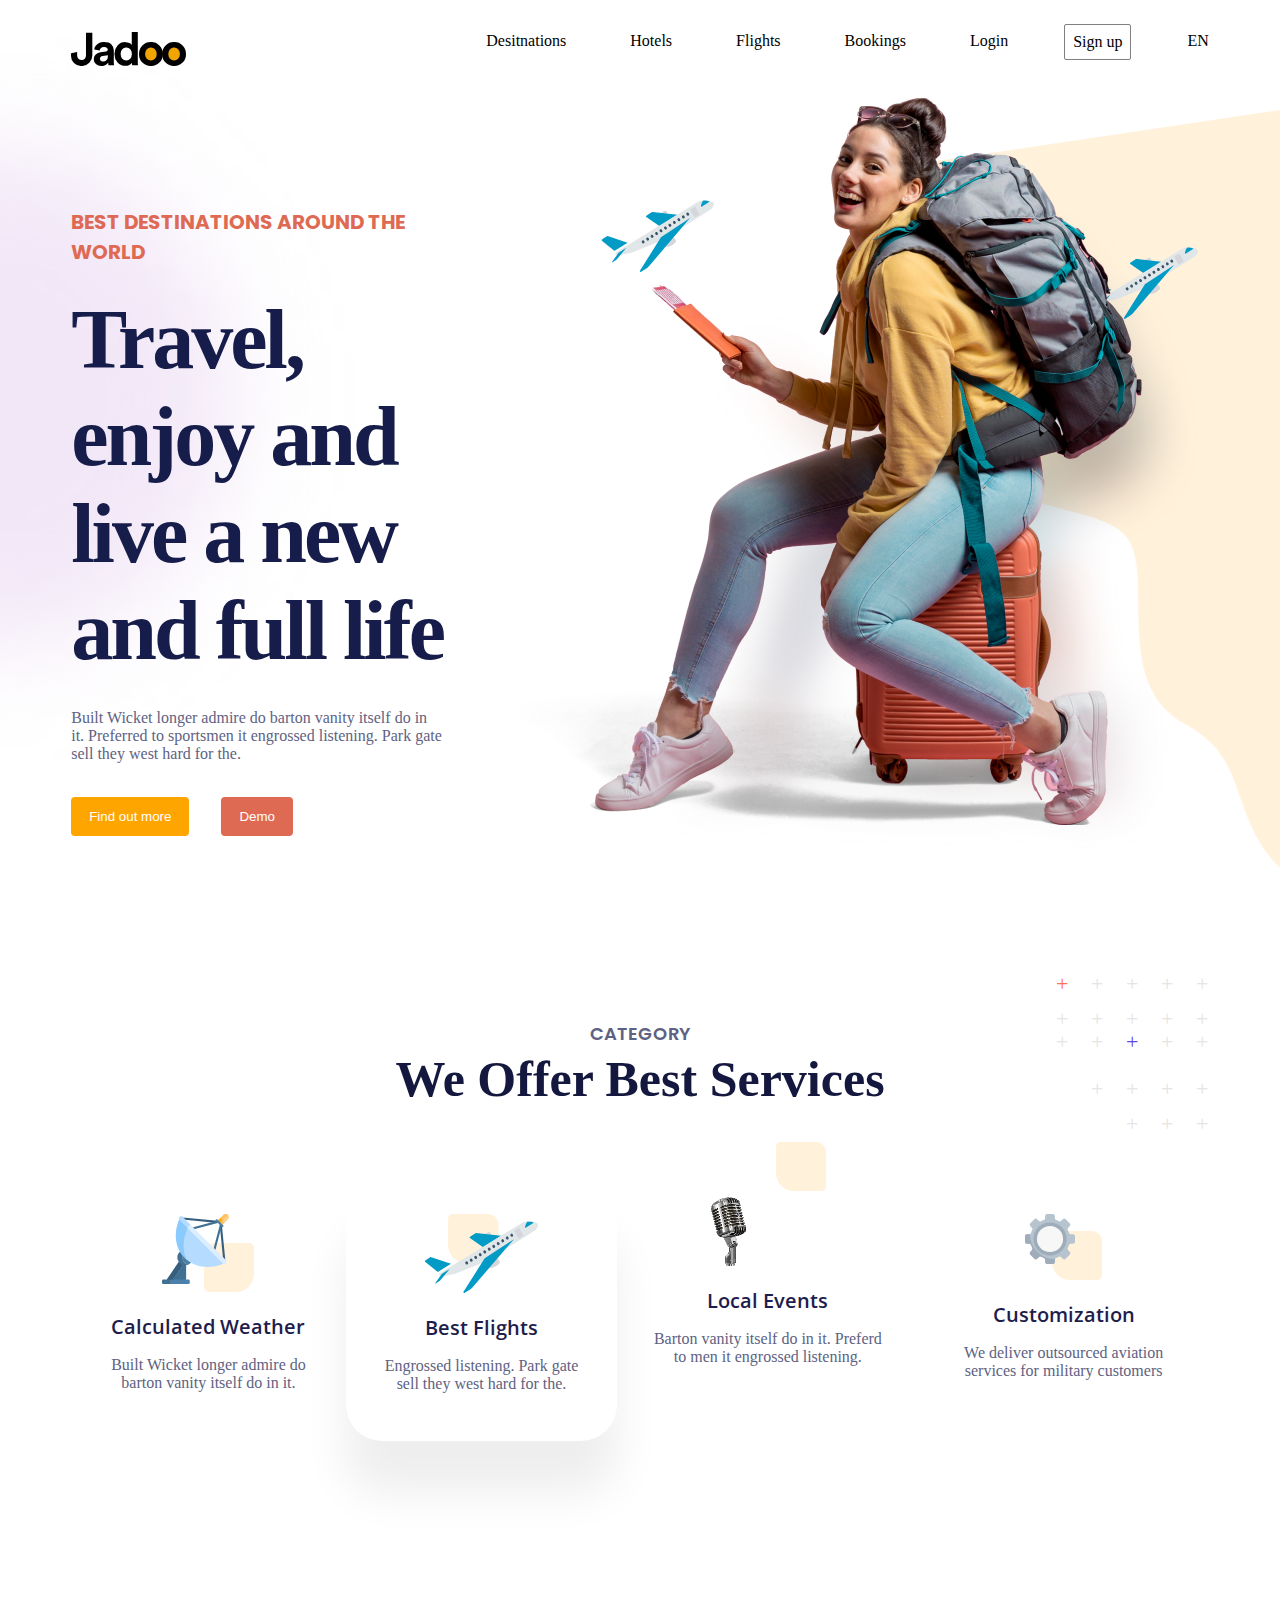
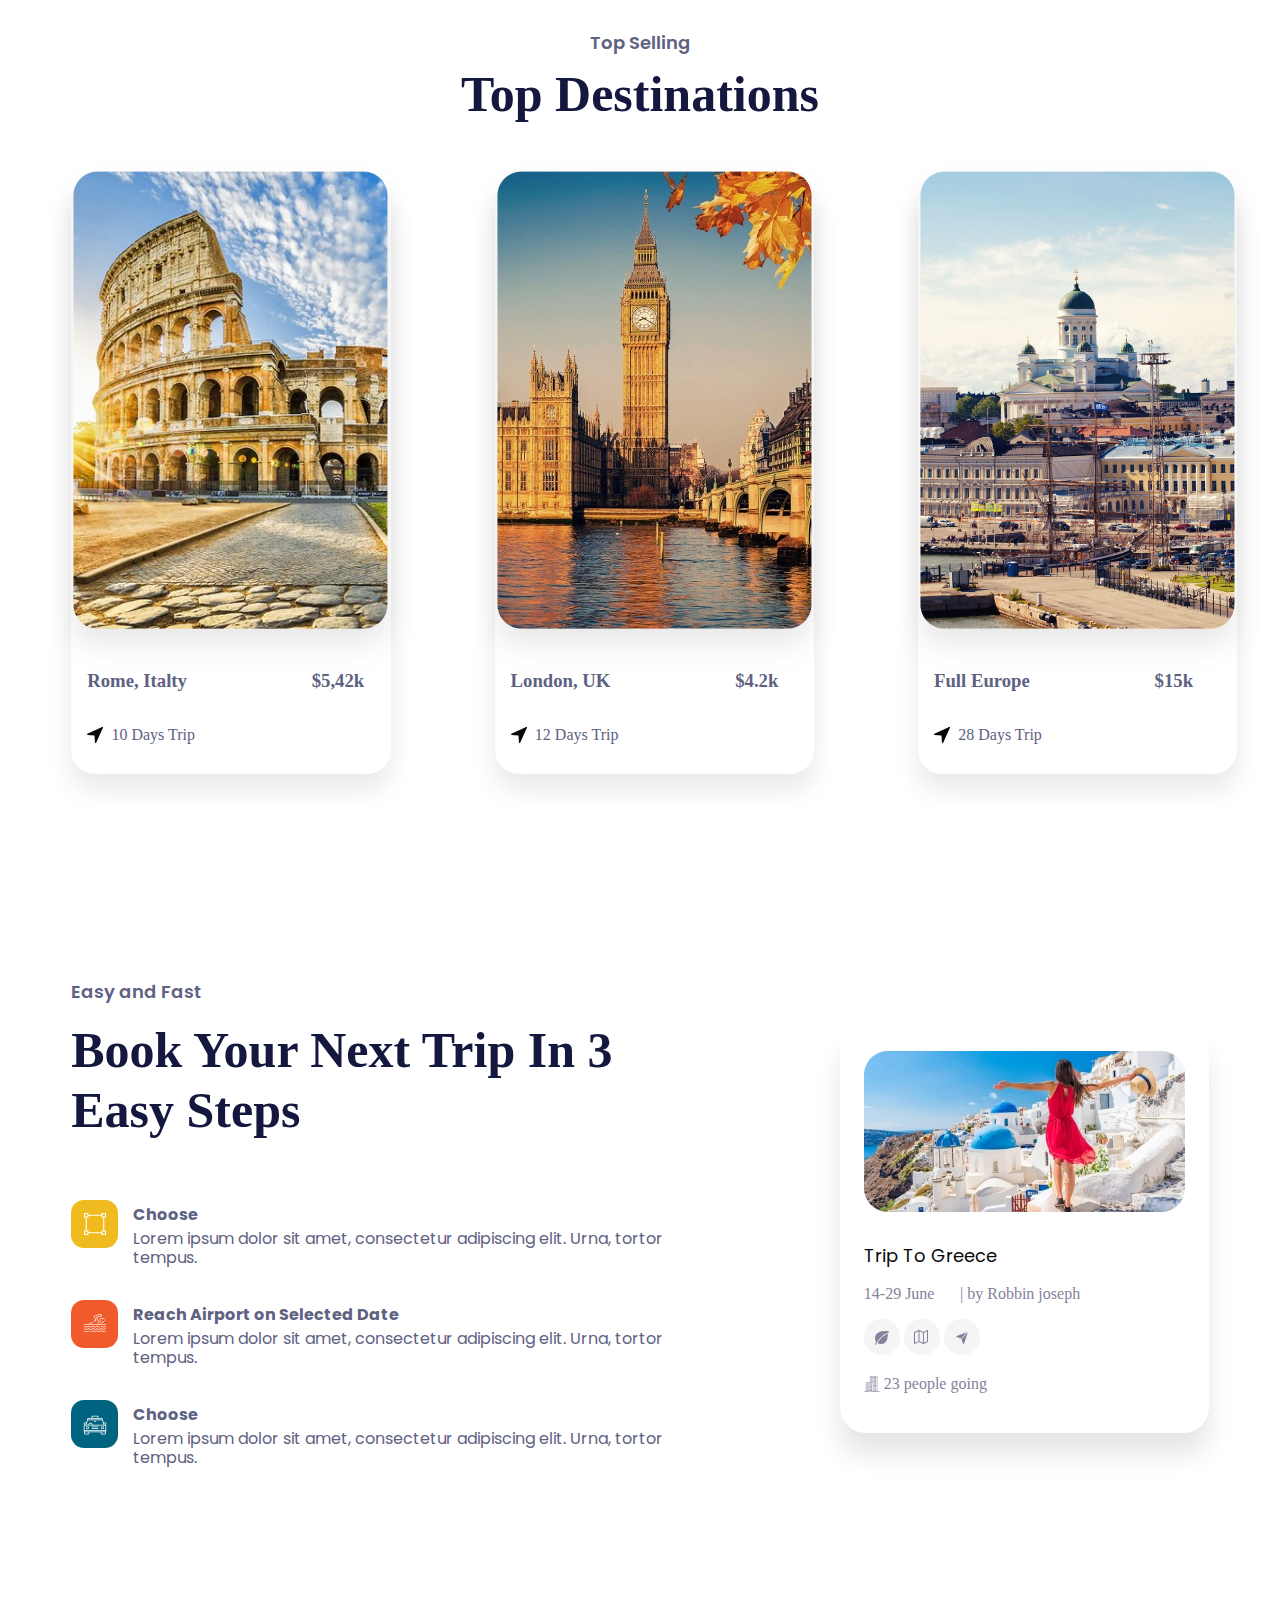
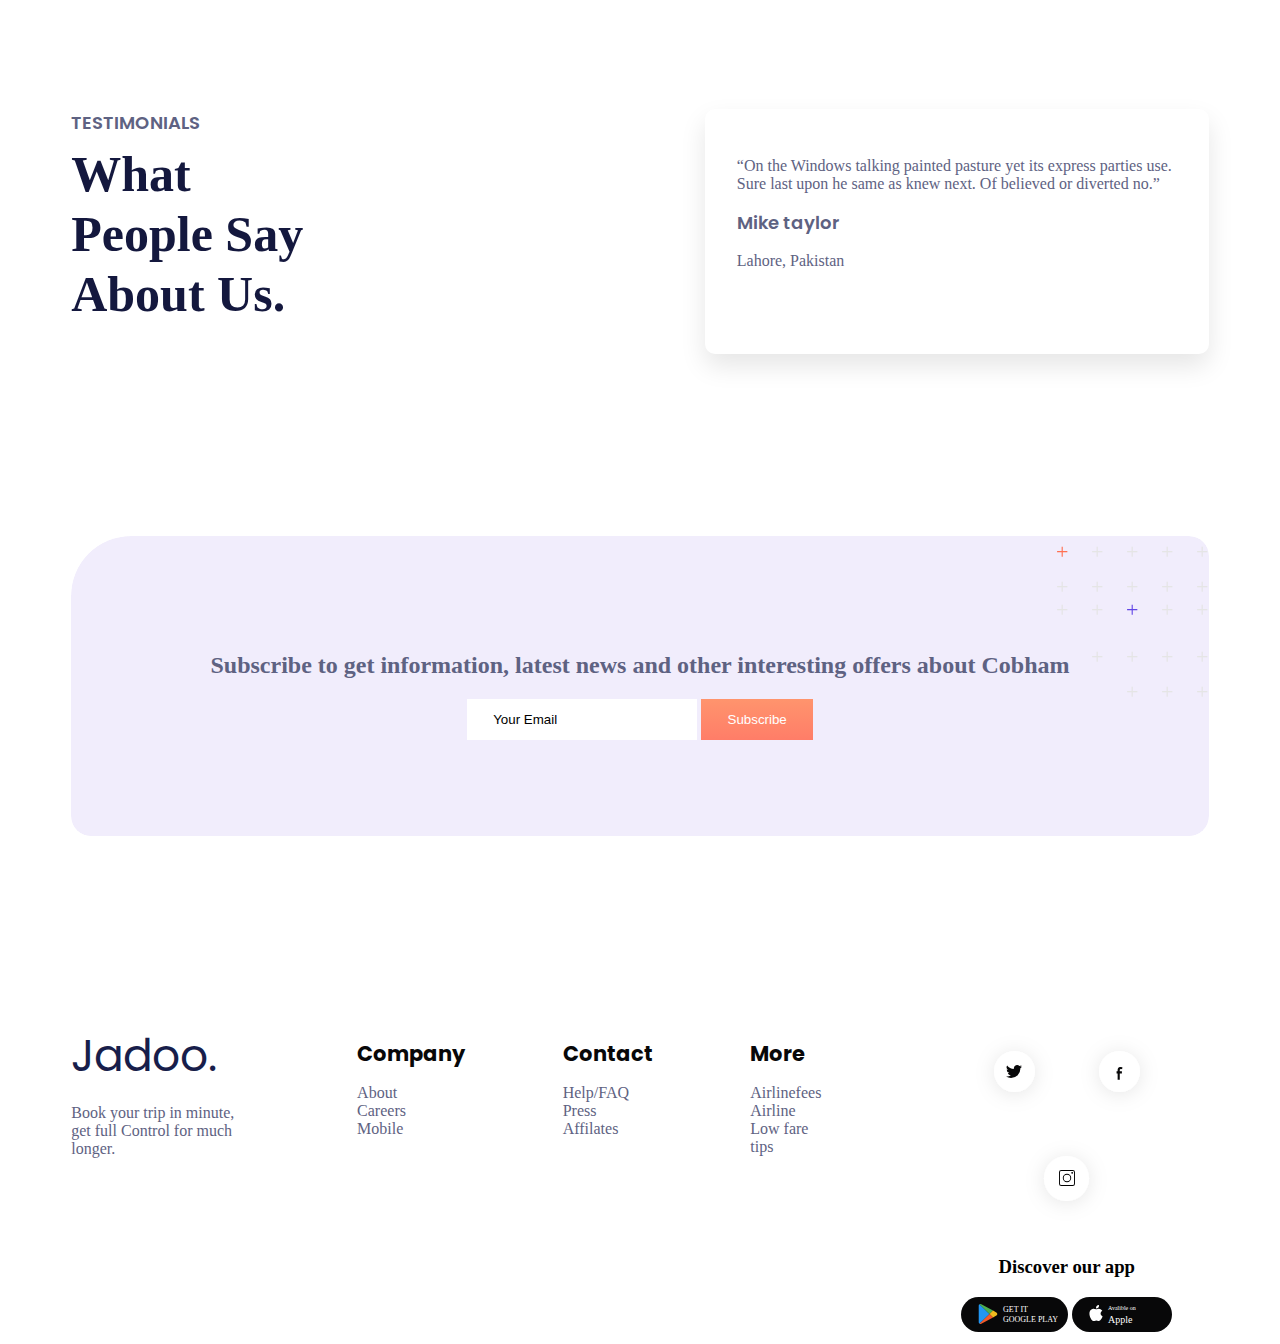
<file: Index.html>
<!DOCTYPE html>
<html lang="en">
  <head>
    <meta charset="UTF-8" />
    <meta http-equiv="X-UA-Compatible" content="IE=edge" />
    <meta name="viewport" content="width=device-width, initial-scale=1.0" />
    <title>JADOO</title>
    <link rel="stylesheet" href="Style.css" />
  </head>
  <body>
    <div class="contanier">
      <header>
        <img src="/Assests/Logo.svg" alt="" />
        <nav class="nav">
          <ul class="nav-list">
            <li><a href="">Desitnations</a></li>
            <li><a href="">Hotels</a></li>
            <li><a href="">Flights</a></li>
            <li><a href="">Bookings</a></li>
            <li><a href="">Login</a></li>
            <li><a href="">Sign up</a></li>
            <li><a href="">EN</a></li>
          </ul>
        </nav>
      </header>
      <div class="main-section">
        <div class="hero-content">
          <h2>BEST DESTINATIONS AROUND THE WORLD</h2>
          <h1>Travel, <span>enjoy</span> and live a new and full life</h1>
          <p>
            Built Wicket longer admire do barton vanity itself do in it.
            Preferred to sportsmen it engrossed listening. Park gate sell they
            west hard for the.
          </p>
          <div class="main-button">
            <div class="find-more"><button>Find out more</button></div>
            <div class="cta"><button>Demo</button></div>
          </div>
        </div>
        <div class="hero-pic">
          <img src="/Assests/hero-pic/Image.png" alt="" />
        </div>
      </div>
      <!-- This is the starting of the second section -->
      <div class="second-section">
        <div class="second-title">
          <h3>CATEGORY</h3>
          <h2>We Offer Best Services</h2>
        </div>
        <div class="cat-cards">
          <div class="cards">
            <img src="/Assests/section2-imgs/Group 48.svg" alt="" />
            <h2>Calculated Weather</h2>
            <p>Built Wicket longer admire do barton vanity itself do in it.</p>
          </div>
          <div class="cards">
            <img src="/Assests/section2-imgs/2.svg" alt="" />
            <h2>Best Flights</h2>
            <p>Engrossed listening. Park gate sell they west hard for the.</p>
          </div>
          <div class="cards">
            <img src="/Assests/section2-imgs/Group 50.png" alt="" />
            <h2>Local Events</h2>
            <p>
              Barton vanity itself do in it. Preferd to men it engrossed
              listening.
            </p>
          </div>
          <div class="cards">
            <img src="/Assests/section2-imgs/4.svg" alt="" />
            <h2>Customization</h2>
            <p>
              We deliver outsourced aviation services for military customers
            </p>
          </div>
        </div>
      </div>

      <div class="third-section">
        <div class="third-title">
          <h3>Top Selling</h3>
          <h2>Top Destinations</h2>
        </div>
        <div class="des-card">
          <div class="des-cards">
            <img
              class="IMG"
              src="/Assests/des-pics/Rectangle 14-1.png"
              alt=""
            />
            <div class="img-content one">
              <h3>Rome, Italty</h3>
              <h3>$5,42k</h3>
            </div>
            <div class="img-content two">
              <img src="/Assests/destination-Vector.svg" alt="" />
              <p>10 Days Trip</p>
            </div>
          </div>
          <div class="des-cards">
            <img
              class="IMG"
              src="/Assests/des-pics/Rectangle 14-2.png"
              alt=""
            />
            <div class="img-content one">
              <h3>London, UK</h3>
              <h3>$4.2k</h3>
            </div>
            <div class="img-content two">
              <img src="/Assests/destination-Vector.svg" alt="" />
              <p>12 Days Trip</p>
            </div>
          </div>
          <div class="des-cards">
            <img class="IMG" src="/Assests/des-pics/Rectangle 14.png" alt="" />
            <div class="img-content one">
              <h3>Full Europe</h3>
              <h3>$15k</h3>
            </div>
            <div class="img-content two">
              <img src="/Assests/destination-Vector.svg" alt="" />
              <p>28 Days Trip</p>
            </div>
          </div>
        </div>
      </div>

      <div class="fourth-section">
        <div class="fourth-content">
          <div class="left-sec">
            <div class="fourth-title">
              <h3>Easy and Fast</h3>
              <h2>Book Your Next Trip In 3 Easy Steps</h2>
            </div>
            <div class="element">
              <div class="split">
                <img src="/Assests/fourth-section/choose.svg" alt="" />
              </div>
              <div>
                <h2>Choose</h2>
                <h2>
                  <span>
                    Lorem ipsum dolor sit amet, consectetur adipiscing elit.
                    Urna, tortor tempus.
                  </span>
                </h2>
              </div>
            </div>
            <div class="element">
              <div class="split">
                <img src="/Assests/fourth-section/makepayment.svg" alt="" />
              </div>
              <div>
                <h2>Reach Airport on Selected Date</h2>
                <h2>
                  <span>
                    Lorem ipsum dolor sit amet, consectetur adipiscing elit.
                    Urna, tortor tempus.
                  </span>
                </h2>
              </div>
            </div>
            <div class="element">
              <div class="split">
                <img src="/Assests/fourth-section/reachairport.svg" alt="" />
              </div>
              <div>
                <h2>Choose</h2>
                <h2>
                  <span>
                    Lorem ipsum dolor sit amet, consectetur adipiscing elit.
                    Urna, tortor tempus.
                  </span>
                </h2>
              </div>
            </div>
          </div>
          <div class="right-sec">
            <div class="right-card">
              <img src="/Assests/fourth-section/Rectangle 17.png" alt="" />
              <h2>Trip To Greece</h2>
              <div class="info">
                <p>14-29 June</p>
                <p>| by Robbin joseph</p>
              </div>
              <div class="card-images">
                <img
                  src="/Assests/fourth-section/right-card/Jadoo Home Page/LEAF.svg"
                  alt=""
                />
                <img
                  src="/Assests/fourth-section/right-card/Jadoo Home Page/map icon.svg"
                  alt=""
                />
                <img
                  src="/Assests/fourth-section/right-card/Jadoo Home Page/send.svg"
                  alt=""
                />
              </div>
              <div class="card-line">
                <img
                  src="/Assests/fourth-section/right-card/Jadoo Home Page/building 1.svg"
                  alt=""
                />
                <p>23 people going</p>
              </div>
            </div>
          </div>
        </div>
      </div>

      <div class="fifth-section">
        <div class="fifth-left-section">
          <h3>TESTIMONIALS</h3>
          <h2>What People Say About Us.</h2>
        </div>
        <div class="fifth-right-section">
          <div class="fifth-right-card">
            <p>
              “On the Windows talking painted pasture yet its express parties
              use. Sure last upon he same as knew next. Of believed or diverted
              no.”
            </p>
            <h3>Mike taylor</h3>
            <p><span>Lahore, Pakistan</span></p>
          </div>
        </div>
      </div>
      <div class="sixth-section">
        <div class="sixth-child">
          <h2>
            Subscribe to get information, latest news and other interesting
            offers about Cobham
          </h2>
          <input type="text" value="Your Email" />
          <button>Subscribe</button>
        </div>
      </div>

      <footer>
        <div class="one">
          <h2>Jadoo.</h2>
          <p>Book your trip in minute,</br> get full Control for much longer.</p>
        </div>
        <div class="two">
          <h2>Company</h2>
          <a href="">About</a>
          <a href="">Careers</a>
          <a href="">Mobile</a>
        </div>
        <div class="three">
          <h2>Contact</h2>
          <a href="">Help/FAQ</a>
          <a href="">Press</a>
          <a href="">Affilates</a>
        </div>
        <div class="Four">
          <h2>More</h2>
          <a href="">Airlinefees</a>
          <a href="">Airline</a>
          <a href="">Low fare tips</a>
        </div>
        <div class="five">
          <div class="face">
            <img class="imgs" src="Assests/social/Social.svg" alt="" />
            <img class="imgs" src="/Assests/social/Social-1.svg" alt="" />
            <img class="imgs" src="/Assests/social/Social-2.svg" alt="" />
          </div>
          <h3>Discover our app</h3>
          <div class="get-it">
            <img src="/Assests/social/Google Play.svg" alt="" />
            <img src="/Assests/social/Play Store.svg" alt="" />
          </div>
        </div>
      </footer>
    </div>
  </body>
</html>
</file>
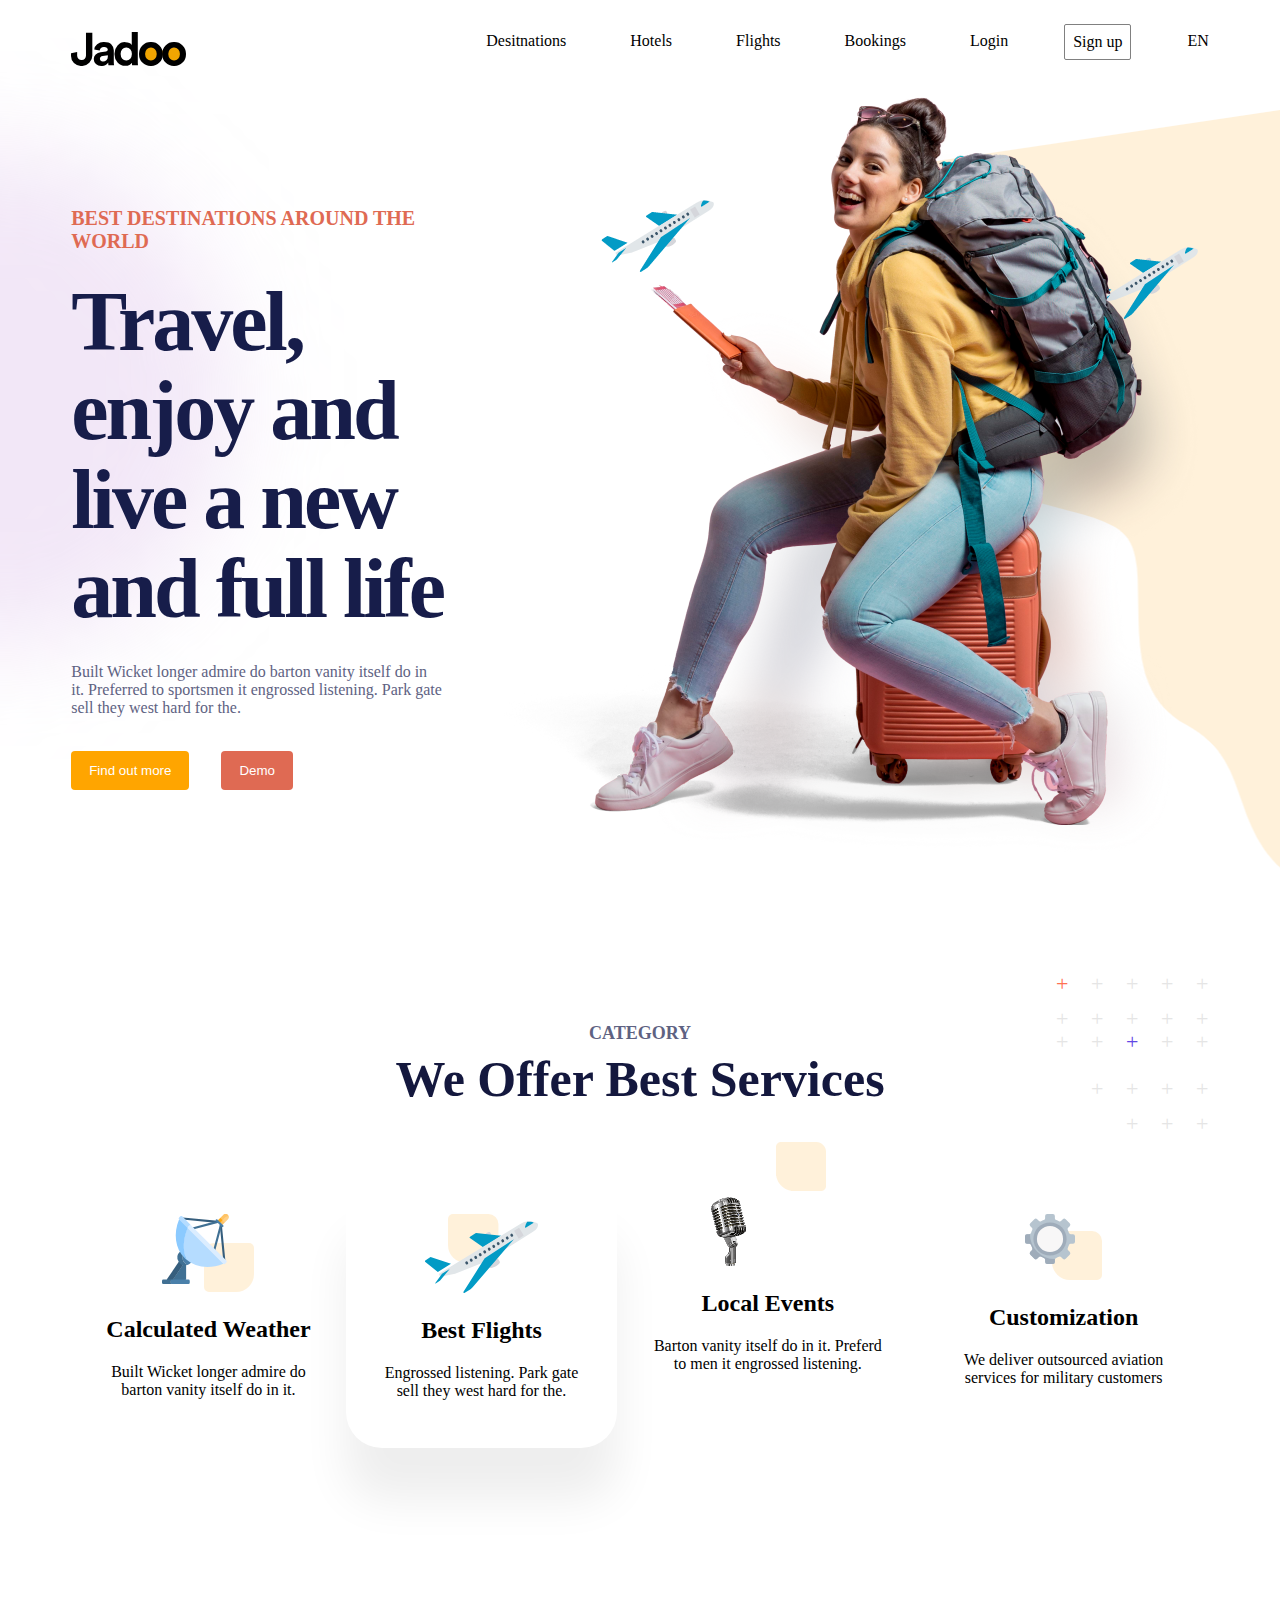
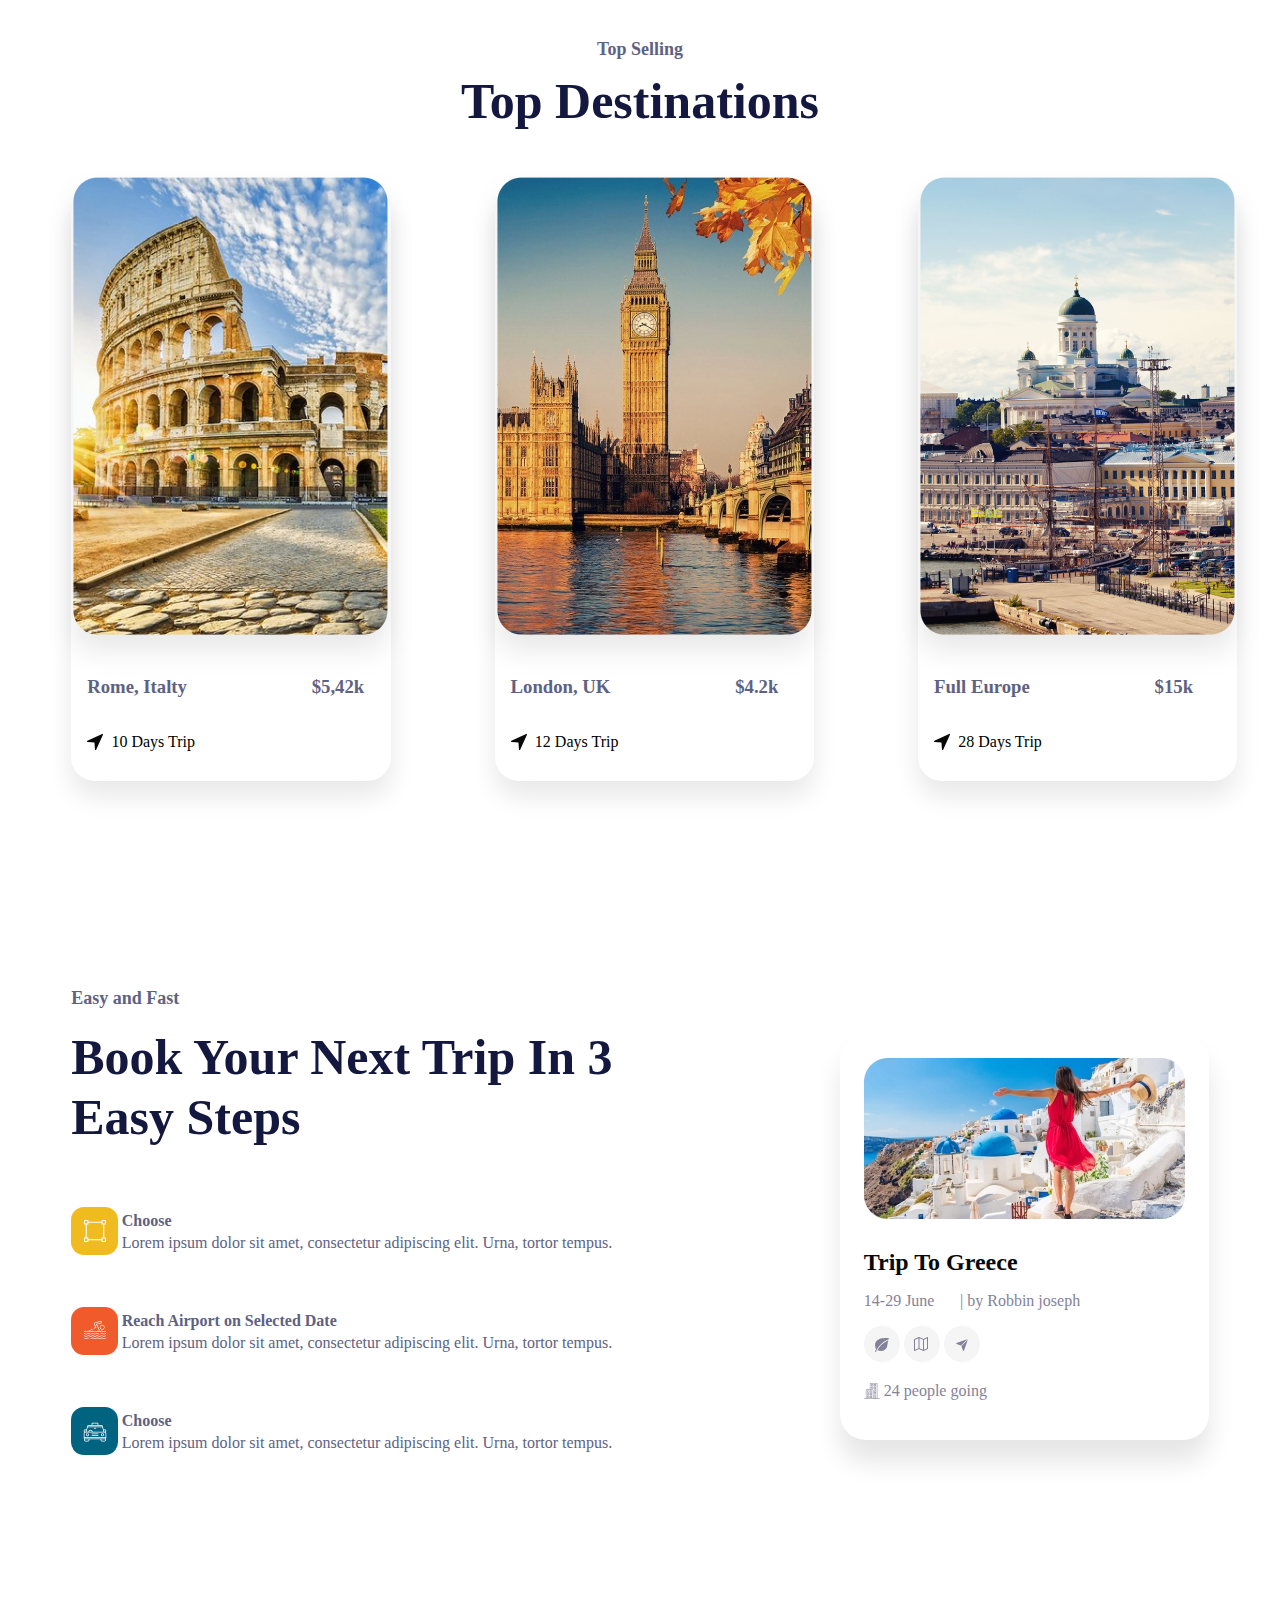
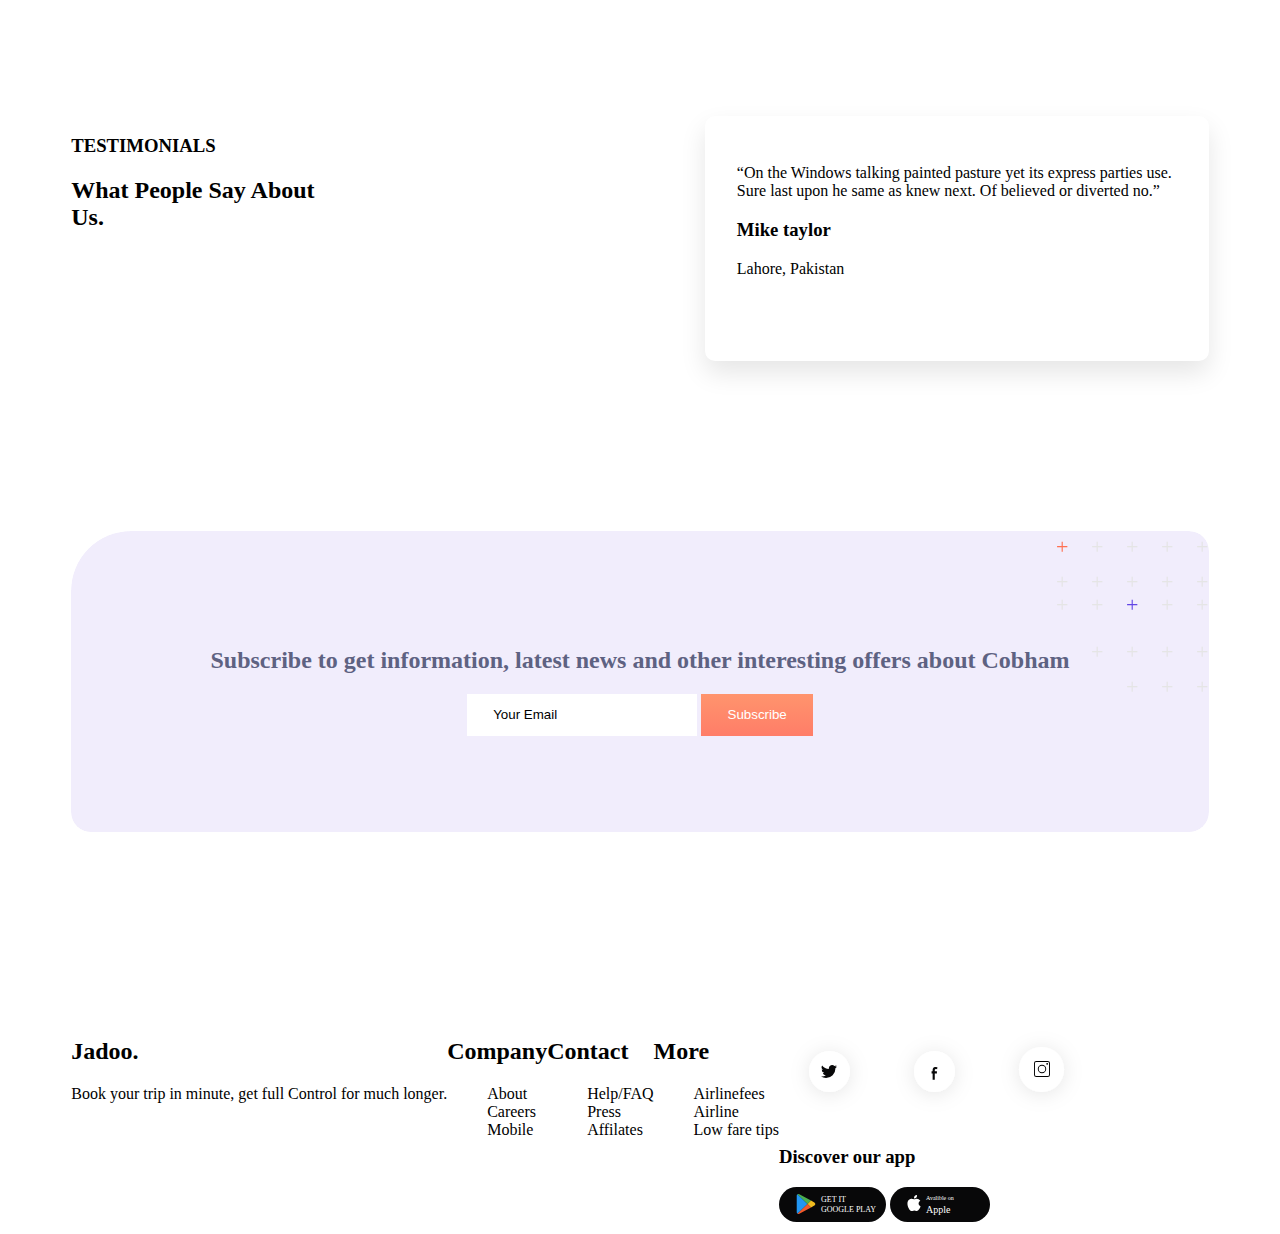
<file: Assests/JADOO.html>
<!DOCTYPE html>
<!-- saved from url=(0032)http://127.0.0.1:5500/Index.html -->
<html lang="en"><head><meta http-equiv="Content-Type" content="text/html; charset=UTF-8">
    
    <meta http-equiv="X-UA-Compatible" content="IE=edge">
    <meta name="viewport" content="width=device-width, initial-scale=1.0">
    <title>JADOO</title>
    
  <link rel="stylesheet" href="./JADOO_files/Style.css"></head>
  <body>
    <div class="contanier">
      <header>
        <img src="./JADOO_files/Logo.svg" alt="">
        <nav class="nav">
          <ul class="nav-list">
            <li><a href="http://127.0.0.1:5500/Index.html">Desitnations</a></li>
            <li><a href="http://127.0.0.1:5500/Index.html">Hotels</a></li>
            <li><a href="http://127.0.0.1:5500/Index.html">Flights</a></li>
            <li><a href="http://127.0.0.1:5500/Index.html">Bookings</a></li>
            <li><a href="http://127.0.0.1:5500/Index.html">Login</a></li>
            <li><a href="http://127.0.0.1:5500/Index.html">Sign up</a></li>
            <li><a href="http://127.0.0.1:5500/Index.html">EN</a></li>
          </ul>
        </nav>
      </header>
      <div class="main-section">
        <div class="hero-content">
          <h2>BEST DESTINATIONS AROUND THE WORLD</h2>
          <h1>Travel, <span>enjoy</span> and live a new and full life</h1>
          <p>
            Built Wicket longer admire do barton vanity itself do in it.
            Preferred to sportsmen it engrossed listening. Park gate sell they
            west hard for the.
          </p>
          <div class="main-button">
            <div class="find-more"><button>Find out more</button></div>
            <div class="cta"><button>Demo</button></div>
          </div>
        </div>
        <div class="hero-pic">
          <img src="./JADOO_files/Image.png" alt="">
        </div>
      </div>
      <!-- This is the starting of the second section -->
      <div class="second-section">
        <div class="second-title">
          <h3>CATEGORY</h3>
          <h2>We Offer Best Services</h2>
        </div>
        <div class="cat-cards">
          <div class="cards">
            <img src="./JADOO_files/Group 48.svg" alt="">
            <h2>Calculated Weather</h2>
            <p>Built Wicket longer admire do barton vanity itself do in it.</p>
          </div>
          <div class="cards">
            <img src="./JADOO_files/2.svg" alt="">
            <h2>Best Flights</h2>
            <p>Engrossed listening. Park gate sell they west hard for the.</p>
          </div>
          <div class="cards">
            <img src="./JADOO_files/Group 50.png" alt="">
            <h2>Local Events</h2>
            <p>
              Barton vanity itself do in it. Preferd to men it engrossed
              listening.
            </p>
          </div>
          <div class="cards">
            <img src="./JADOO_files/4.svg" alt="">
            <h2>Customization</h2>
            <p>
              We deliver outsourced aviation services for military customers
            </p>
          </div>
        </div>
      </div>

      <div class="third-section">
        <div class="third-title">
          <h3>Top Selling</h3>
          <h2>Top Destinations</h2>
        </div>
        <div class="des-card">
          <div class="des-cards">
            <img class="IMG" src="./JADOO_files/Rectangle 14-1.png" alt="">
            <div class="img-content one">
              <h3>Rome, Italty</h3>
              <h3>$5,42k</h3>
            </div>
            <div class="img-content two">
              <img src="./JADOO_files/destination-Vector.svg" alt="">
              <p>10 Days Trip</p>
            </div>
          </div>
          <div class="des-cards">
            <img class="IMG" src="./JADOO_files/Rectangle 14-2.png" alt="">
            <div class="img-content one">
              <h3>London, UK</h3>
              <h3>$4.2k</h3>
            </div>
            <div class="img-content two">
              <img src="./JADOO_files/destination-Vector.svg" alt="">
              <p>12 Days Trip</p>
            </div>
          </div>
          <div class="des-cards">
            <img class="IMG" src="./JADOO_files/Rectangle 14.png" alt="">
            <div class="img-content one">
              <h3>Full Europe</h3>
              <h3>$15k</h3>
            </div>
            <div class="img-content two">
              <img src="./JADOO_files/destination-Vector.svg" alt="">
              <p>28 Days Trip</p>
            </div>
          </div>
        </div>
      </div>

      <div class="fourth-section">
        <div class="fourth-content">
          <div class="left-sec">
            <div class="fourth-title">
              <h3>Easy and Fast</h3>
              <h2>Book Your Next Trip In 3 Easy Steps</h2>
            </div>
            <div class="element">
              <div class="split">
                <img src="./JADOO_files/choose.svg" alt="">
              </div>
              <div>
                <h2>Choose</h2>
                <h2>
                  <span>
                    Lorem ipsum dolor sit amet, consectetur adipiscing elit.
                    Urna, tortor tempus.
                  </span>
                </h2>
              </div>
            </div>
            <div class="element">
              <div class="split">
                <img src="./JADOO_files/makepayment.svg" alt="">
              </div>
              <div>
                <h2>Reach Airport on Selected Date</h2>
                <h2>
                  <span>
                    Lorem ipsum dolor sit amet, consectetur adipiscing elit.
                    Urna, tortor tempus.
                  </span>
                </h2>
              </div>
            </div>
            <div class="element">
              <div class="split">
                <img src="./JADOO_files/reachairport.svg" alt="">
              </div>
              <div>
                <h2>Choose</h2>
                <h2>
                  <span>
                    Lorem ipsum dolor sit amet, consectetur adipiscing elit.
                    Urna, tortor tempus.
                  </span>
                </h2>
              </div>
            </div>
          </div>
          <div class="right-sec">
            <div class="right-card">
              <img src="./JADOO_files/Rectangle 17.png" alt="">
              <h2>Trip To Greece</h2>
              <div class="info">
                <p>14-29 June</p>
                <p>| by Robbin joseph</p>
              </div>
              <div class="card-images">
                <img src="./JADOO_files/LEAF.svg" alt="">
                <img src="./JADOO_files/map icon.svg" alt="">
                <img src="./JADOO_files/send.svg" alt="">
              </div>
              <div class="card-line">
                <img src="./JADOO_files/building 1.svg" alt="">
                <p>24 people going</p>
              </div>
            </div>
          </div>
        </div>
      </div>

      <div class="fifth-section">
        <div class="fifth-left-section">
          <h3>TESTIMONIALS</h3>
          <h2>What People Say About Us.</h2>
        </div>
        <div class="fifth-right-section">
          <div class="fifth-right-card">
            <p>
              “On the Windows talking painted pasture yet its express parties
              use. Sure last upon he same as knew next. Of believed or diverted
              no.”
            </p>
            <h3>Mike taylor</h3>
            <p><span>Lahore, Pakistan</span></p>
          </div>
        </div>
      </div>
      <div class="sixth-section">
        <div class="sixth-child">
          <h2>
            Subscribe to get information, latest news and other interesting
            offers about Cobham
          </h2>
          <input type="text" value="Your Email">
          <button>Subscribe</button>
        </div>
      </div>

      <footer>
        <div class="one">
          <h2>Jadoo.</h2>
          <p>Book your trip in minute, get full Control for much longer.</p>
        </div>
        <div class="two">
          <h2>Company</h2>
          <ul>
            <li>About</li>
            <li>Careers</li>
            <li>Mobile</li>
          </ul>
        </div>
        <div class="three">
          <h2>Contact</h2>
          <ul>
            <li>Help/FAQ</li>
            <li>Press</li>
            <li>Affilates</li>
          </ul>
        </div>
        <div class="Four">
          <h2>More</h2>
          <ul>
            <li>Airlinefees</li>
            <li>Airline</li>
            <li>Low fare tips</li>
          </ul>
        </div>
        <div class="five">
          <div class="face">
            <img class="imgs" src="./JADOO_files/Social.svg" alt="">
            <img class="imgs" src="./JADOO_files/Social-1.svg" alt="">
            <img class="imgs" src="./JADOO_files/Social-2.svg" alt="">
          </div>
          <h3>Discover our app</h3>
          <div class="get-it">
            <img src="./JADOO_files/Google Play.svg" alt="">
            <img src="./JADOO_files/Play Store.svg" alt="">
          </div>
        </div>
      </footer>
    </div>
  <!-- Code injected by live-server -->
<script type="text/javascript">
	// <![CDATA[  <-- For SVG support
	if ('WebSocket' in window) {
		(function () {
			function refreshCSS() {
				var sheets = [].slice.call(document.getElementsByTagName("link"));
				var head = document.getElementsByTagName("head")[0];
				for (var i = 0; i < sheets.length; ++i) {
					var elem = sheets[i];
					var parent = elem.parentElement || head;
					parent.removeChild(elem);
					var rel = elem.rel;
					if (elem.href && typeof rel != "string" || rel.length == 0 || rel.toLowerCase() == "stylesheet") {
						var url = elem.href.replace(/(&|\?)_cacheOverride=\d+/, '');
						elem.href = url + (url.indexOf('?') >= 0 ? '&' : '?') + '_cacheOverride=' + (new Date().valueOf());
					}
					parent.appendChild(elem);
				}
			}
			var protocol = window.location.protocol === 'http:' ? 'ws://' : 'wss://';
			var address = protocol + window.location.host + window.location.pathname + '/ws';
			var socket = new WebSocket(address);
			socket.onmessage = function (msg) {
				if (msg.data == 'reload') window.location.reload();
				else if (msg.data == 'refreshcss') refreshCSS();
			};
			if (sessionStorage && !sessionStorage.getItem('IsThisFirstTime_Log_From_LiveServer')) {
				console.log('Live reload enabled.');
				sessionStorage.setItem('IsThisFirstTime_Log_From_LiveServer', true);
			}
		})();
	}
	else {
		console.error('Upgrade your browser. This Browser is NOT supported WebSocket for Live-Reloading.');
	}
	// ]]>
</script>

</body></html>
</file>
<file: Style.css>
@import url("https://fonts.googleapis.com/css2?family=Poppins:wght@100;200;300;400;500;600;700&display=swap");
@import url("https://fonts.googleapis.com/css2?family=Open+Sans&display=swap");

* {
  box-sizing: border-box;
}
body {
  background-image: url(/Assests/Decore/Decore.png);
  background-position: top;
  background-repeat: no-repeat;
}
.contanier {
  width: 90%;
  margin: 0 auto;
  max-width: 1200px;
}
header {
  padding: 0;
  display: flex;
  margin-top: 32px;
}
nav {
  /* background-color: pink; */
  flex-grow: 1;
}
.nav-list {
  margin: 0;
  padding: 0;
  list-style: none;
  display: flex;
  gap: 4em;
  /* background-color: lightblue; */
  float: right;
}
.nav-list li:nth-child(6) {
  border-width: 10px;
  border-style: solid;
  border-width: 1px;
  border-color: grey;
  padding: 8px;
  border-radius: 2px;
  margin: -8px;
}
.nav-list a {
  text-decoration: none;
  color: black;
}
.main-section {
  display: flex;
  margin-top: 1.8em;
}
.main-button {
  display: flex;
}
/* content section */
.hero-content h2 {
  font-size: 20px;
  font: normal normal bold 20px/30px Poppins;
  color: hsla(10, 69%, 60%, 1);
  margin-top: 112px;
  margin-bottom: 24px;
}
.hero-content h1 {
  text-align: left;
  font: normal normal bold 84px Volkhov;
  letter-spacing: -3px;
  color: hsla(233, 52%, 19%, 1);
  margin-top: 0;
  margin-bottom: 30px;
}
.hero-content p {
  text-align: left;
  font: normal normal medium 16px/30px Poppins;
  letter-spacing: 0px;
  color: hsla(233, 16%, 44%, 1);
  margin-top: 0;
  margin-bottom: 34px;
}
.find-more button {
  padding: 12px 18px;
  background-color: orange;
  color: white;
  margin-right: 2rem;
  border: none;
  border-radius: 4px;
}
.cta button {
  padding: 12px 18px;
  background-color: hsla(10, 69%, 60%, 1);
  color: white;
  border: none;
  border-radius: 4px;
}

/* ---------------------------------------------------------------------------------------------------------------------- */
/* 
These are for the underline
.hero-content h1 span {
  position: relative;
}
.hero-content h1 span ::after {
  content: " hello";
  position: absolute;
  width: 20px;
  border-bottom: 5px solid black;
  /* background: url(/Assests/Underline.svg) no-repeat; */

/* --------------------------------------------------------------------------------------------------------------------------- */

/* Section Second */
.second-section {
  background-image: url(/Assests/section2-back.svg);
  /* background-attachment: fixed; */
  background-position: right top;
  background-repeat: no-repeat;
  margin-top: 105px;
  padding-top: 2em;
  padding-bottom: 2em;
}
.second-title {
  text-align: center;
  padding-top: 2px;
}
.second-title h3 {
  text-align: center;
  font: normal normal 600 18px/27px Poppins;
  letter-spacing: 0px;
  color: #5e6282;
  margin-bottom: 0;
}
.second-title h2 {
  text-align: center;
  font: normal normal bold 50px/60px Volkhov;
  letter-spacing: 0px;
  color: #14183e;
  margin-top: 2px;
}
.cat-cards {
  display: flex;
}
.cat-cards .cards {
  text-align: center;
  padding: 2em;
  gap: 1em;
  margin-top: 2em;
}
.cards:nth-child(2) {
  background: #ffffff 0% 0% no-repeat padding-box;
  box-shadow: 0px 52px 46px #00000012;
  border-radius: 36px;
}
.cards:nth-child(3) {
  margin-top: -2.5em;
  border-radius: 36px;
}
.cards h2 {
  text-align: center;
  font: normal normal 600 20px/27px Open Sans;
  font-family: "Open Sans", sans-serif;
  letter-spacing: 0px;
  color: #1e1d4c;
}
.cards p {
  text-align: center;
  font: normal normal medium 16px/26px Poppins;
  letter-spacing: 0px;
  color: #5e6282;
}
/* --------------------------------------------------------------------------------------------------------------------- */
/* 3rd Section */
.third-section {
  margin-top: 156px;
  margin-bottom: 186px;
}
.third-title {
  text-align: center;
}
.third-title h3 {
  font: normal normal 600 18px/27px Poppins;
  letter-spacing: 0px;
  color: #5e6282;
  margin-bottom: 0;
}
.third-title h2 {
  margin-top: 8px;
  font: normal normal bold 50px/60px Volkhov;
  letter-spacing: 0px;
  color: #14183e;
  margin-bottom: 60px;
}
.des-card {
  display: flex;
  gap: 6.5em;
  height: 590px;
  width: 315px;
}
.IMG {
  margin: -2.3em;
}
.img-content {
  display: flex;
  padding: 0 1em;
}
.one {
  gap: 7.8em;
}
.two {
  gap: 0.5em;
}
.des-cards {
  box-shadow: 0px 16px 26px #00000017;
  border-radius: 24px;
}
.des-cards h3 {
  font: normal normal medium 18px/22px Poppins;
  letter-spacing: 0px;
  color: #5e6282;
}
.des-card p {
  text-align: left;
  font: normal normal medium 16px/19px Poppins;
  letter-spacing: 0px;
  color: #5e6282;
}
/* --------------------------------------------------------------------------------------------------------------------- */
/* 4rd Section */
.fourth-section {
  margin-bottom: 209px;
}
.fourth-content {
  display: flex;
  gap: 10em;
}
.fourth-title h3 {
  text-align: left;
  font: normal normal 600 18px/27px Poppins;
  letter-spacing: 0px;
  color: #5e6282;
  margin-bottom: 0;
}
.fourth-title h2 {
  text-align: left;
  font: normal normal bold 50px/60px Volkhov;
  letter-spacing: 0px;
  color: #14183e;
  margin-top: 15px;
  margin-bottom: 1.2em;
}
.element {
  display: flex;
}
.element h2 {
  text-align: left;
  font: normal normal bold 16px/19px Poppins;
  letter-spacing: 0px;
  color: #5e6282;
  margin: 5px;
}
.element h2 span {
  text-align: left;
  font: normal normal normal 16px/19px Poppins;
  letter-spacing: 0px;
  color: #5e6282;
  margin: 0;
}
.split {
  margin-bottom: 3em;
  margin-right: 0.6em;
}
.right-card {
  background: #ffffff 0% 0% no-repeat padding-box;
  box-shadow: 0px 22px 26px #0000001a;
  border-radius: 26px;
  padding: 1.5em;
}
.right-sec {
  display: flex;
  justify-content: center;
  align-items: center;
}
.right-card h2 {
  text-align: left;
  font: normal normal medium 18px/22px Poppins;
  font-family: "Poppins", sans-serif;
  font-weight: 400;
  font-size: 18px;
  letter-spacing: 6px;
  color: #080809;
}
.right-card h2 {
  text-align: left;
  font: normal normal medium 18px/22px Poppins;
  letter-spacing: 0px;
  color: #080809;
  margin: 0em;
  margin-top: 26px;
}
.right-card p {
  text-align: left;
  font: normal normal medium 16px/19px Poppins;
  letter-spacing: 0px;
  color: #84829a;
}
.info {
  display: flex;
  gap: 1.6em;
}
.card-line {
  display: flex;
  gap: 4px;
}
/* --------------------------------------------------------------------------------------------------------------------- */
/* 5th Section */
.fifth-section {
  display: flex;
  gap: 24em;
  margin-bottom: 170px;
}
.fifth-right-card {
  padding: 2em;
  background: #ffffff 0% 0% no-repeat padding-box;
  box-shadow: 0px 12px 26px #0000001a;
  border-radius: 10px;
  width: 504px;
  height: 245px;
}
.fifth-section h3 {
  text-align: left;
  font: normal normal 600 18px/27px Poppins;
  letter-spacing: 0px;
  color: #5e6282;
  margin: 0;
}
.fifth-section h2 {
  text-align: left;
  font: normal normal bold 50px/60px Volkhov;
  letter-spacing: 0px;
  color: #14183e;
  margin-top: 8px;
}
.fifth-section p {
  text-align: left;
  font: normal normal medium 16px/32px Poppins;
  letter-spacing: 0px;
  color: #5e6282;
}
/* --------------------------------------------------------------------------------------------------------------------- */
/* 6th Section */
.sixth-section {
  background: hsl(254, 74%, 96%) 0% 0% no-repeat padding-box;
  border-radius: 60px 20px 20px 20px;
  padding: 6em;
  text-align: center;
  margin-bottom: 187px;
  background-image: url(/Assests/section2-back.svg);
  /* background-attachment: fixed; */
  background-position: right top;
  background-repeat: no-repeat;
}
.sixth-section input {
  border-style: none;
  padding: 1em 2em;
}
.sixth-section button {
  border-style: none;
  padding: 1em 2em;
  background: transparent linear-gradient(180deg, #ff946d 0%, #ff7d68 100%);
  color: white;
}
.sixth-section h2 {
  color: #5e6282;
}
.sixth-section img {
  align-items: left;
}
/* ------------------- The Footer Section --------------------------------------------------------------------------------- */
footer {
  display: flex;
  gap: 6.1rem;
}
footer a {
  display: flex;
  text-decoration: none;
  color: #080809;
  text-align: left;
  font: normal normal medium 18px/22px Poppins;
  letter-spacing: 0px;
  color: #5e6282;
}
.five {
  text-align: center;
}
.one h2 {
  text-align: left;
  font: normal normal normal 44px/65px Poppins;
  letter-spacing: 0px;
  color: #181e4b;
  margin-top: 0;
  margin-bottom: 16px;
}
.one p {
  text-align: left;
  font: normal normal medium 13px/16px Poppins;
  letter-spacing: 0px;
  color: #5e6282;
}
.two h2 {
  text-align: left;
  font: normal normal bold 21px/26px Poppins;
  letter-spacing: 0px;
  color: #080809;
}
.three h2 {
  text-align: left;
  font: normal normal bold 21px/26px Poppins;
  letter-spacing: 0px;
  color: #080809;
}
.Four h2 {
  text-align: left;
  font: normal normal bold 21px/26px Poppins;
  letter-spacing: 0px;
  color: #080809;
}
</file>
<file: Assests/JADOO_files/Style.css>
* {
  box-sizing: border-box;
}
body {
  background-image: url(/Assests/Decore/Decore.png);
  background-position: top;
  background-repeat: no-repeat;
}
.contanier {
  width: 90%;
  margin: 0 auto;
  max-width: 1200px;
}
header {
  padding: 0;
  display: flex;
  margin-top: 32px;
}
nav {
  /* background-color: pink; */
  flex-grow: 1;
}
.nav-list {
  margin: 0;
  padding: 0;
  list-style: none;
  display: flex;
  gap: 4em;
  /* background-color: lightblue; */
  float: right;
}
.nav-list li:nth-child(6) {
  border-width: 10px;
  border-style: solid;
  border-width: 1px;
  border-color: grey;
  padding: 8px;
  border-radius: 2px;
  margin: -8px;
}
.nav-list a {
  text-decoration: none;
  color: black;
}
.main-section {
  display: flex;
  margin-top: 1.8em;
}
.main-button {
  display: flex;
}
/* content section */
.hero-content h2 {
  font-size: 20px;
  color: hsla(10, 69%, 60%, 1);
  margin-top: 112px;
  margin-bottom: 24px;
}
.hero-content h1 {
  text-align: left;
  font: normal normal bold 84px/89px Volkhov;
  letter-spacing: -3px;
  color: hsla(233, 52%, 19%, 1);
  margin-top: 0;
  margin-bottom: 30px;
}
.hero-content p {
  text-align: left;
  font: normal normal medium 16px/30px Poppins;
  letter-spacing: 0px;
  color: hsla(233, 16%, 44%, 1);
  margin-top: 0;
  margin-bottom: 34px;
}
.find-more button {
  padding: 12px 18px;
  background-color: orange;
  color: white;
  margin-right: 2rem;
  border: none;
  border-radius: 4px;
}
.cta button {
  padding: 12px 18px;
  background-color: hsla(10, 69%, 60%, 1);
  color: white;
  border: none;
  border-radius: 4px;
}

/* ---------------------------------------------------------------------------------------------------------------------- */
/* 
These are for the underline
.hero-content h1 span {
  position: relative;
}
.hero-content h1 span ::after {
  content: " hello";
  position: absolute;
  width: 20px;
  border-bottom: 5px solid black;
  /* background: url(/Assests/Underline.svg) no-repeat; */

/* --------------------------------------------------------------------------------------------------------------------------- */

/* Section Second */
.second-section {
  background-image: url(/Assests/section2-back.svg);
  /* background-attachment: fixed; */
  background-position: right top;
  background-repeat: no-repeat;
  margin-top: 105px;
  padding-top: 2em;
  padding-bottom: 2em;
}
.second-title {
  text-align: center;
  padding-top: 2px;
}
.second-title h3 {
  text-align: center;
  font: normal normal 600 18px/27px Poppins;
  letter-spacing: 0px;
  color: #5e6282;
  margin-bottom: 0;
}
.second-title h2 {
  text-align: center;
  font: normal normal bold 50px/60px Volkhov;
  letter-spacing: 0px;
  color: #14183e;
  margin-top: 2px;
}
.cat-cards {
  display: flex;
}
.cat-cards .cards {
  text-align: center;
  padding: 2em;
  gap: 1em;
  margin-top: 2em;
}
.cards:nth-child(2) {
  background: #ffffff 0% 0% no-repeat padding-box;
  box-shadow: 0px 52px 46px #00000012;
  border-radius: 36px;
}
.cards:nth-child(3) {
  margin-top: -2.5em;
  border-radius: 36px;
}
/* --------------------------------------------------------------------------------------------------------------------- */
/* 3rd Section */
.third-section {
  margin-top: 156px;
  margin-bottom: 186px;
}
.third-title {
  text-align: center;
}
.third-title h3 {
  font: normal normal 600 18px/27px Poppins;
  letter-spacing: 0px;
  color: #5e6282;
  margin-bottom: 0;
}
.third-title h2 {
  margin-top: 8px;
  font: normal normal bold 50px/60px Volkhov;
  letter-spacing: 0px;
  color: #14183e;
  margin-bottom: 60px;
}
.des-card {
  display: flex;
  gap: 6.5em;
  height: 590px;
  width: 315px;
}
.IMG {
  margin: -2.3em;
}
.img-content {
  display: flex;
  padding: 0 1em;
}
.one {
  gap: 7.8em;
}
.two {
  gap: 0.5em;
}
.des-cards {
  box-shadow: 0px 16px 26px #00000017;
  border-radius: 24px;
}
.des-cards h3 {
  font: normal normal medium 18px/22px Poppins;
  letter-spacing: 0px;
  color: #5e6282;
}
/* --------------------------------------------------------------------------------------------------------------------- */
/* 4rd Section */
.fourth-section {
  margin-bottom: 209px;
}
.fourth-content {
  display: flex;
  gap: 10em;
}
.fourth-title h3 {
  text-align: left;
  font: normal normal 600 18px/27px Poppins;
  letter-spacing: 0px;
  color: #5e6282;
  margin-bottom: 0;
}
.fourth-title h2 {
  text-align: left;
  font: normal normal bold 50px/60px Volkhov;
  letter-spacing: 0px;
  color: #14183e;
  margin-top: 15px;
  margin-bottom: 1.2em;
}
.element {
  display: flex;
}
.element h2 {
  text-align: left;
  font: normal normal bold 16px/19px Poppins;
  letter-spacing: 0px;
  color: #5e6282;
  margin: 3.5px;
}
.element h2 span {
  text-align: left;
  font: normal normal normal 16px/19px Poppins;
  letter-spacing: 0px;
  color: #5e6282;
  margin: 0;
}
.split {
  margin-bottom: 3em;
}
.right-card {
  background: #ffffff 0% 0% no-repeat padding-box;
  box-shadow: 0px 22px 26px #0000001a;
  border-radius: 26px;
  padding: 1.5em;
}
.right-sec {
  display: flex;
  justify-content: center;
  align-items: center;
}
.right-card h2 {
  text-align: left;
  font: normal normal medium 18px/22px Poppins;
  letter-spacing: 0px;
  color: #080809;
  margin: 0em;
  margin-top: 26px;
}
.right-card p {
  text-align: left;
  font: normal normal medium 16px/19px Poppins;
  letter-spacing: 0px;
  color: #84829a;
}
.info {
  display: flex;
  gap: 1.6em;
}
.card-line {
  display: flex;
  gap: 4px;
}
/* --------------------------------------------------------------------------------------------------------------------- */
/* 5th Section */
.fifth-section {
  display: flex;
  gap: 24em;
  margin-bottom: 170px;
}
.fifth-right-card {
  padding: 2em;
  background: #ffffff 0% 0% no-repeat padding-box;
  box-shadow: 0px 12px 26px #0000001a;
  border-radius: 10px;
  width: 504px;
  height: 245px;
}
/* --------------------------------------------------------------------------------------------------------------------- */
/* 6th Section */
.sixth-section {
  background: hsl(254, 74%, 96%) 0% 0% no-repeat padding-box;
  border-radius: 60px 20px 20px 20px;
  padding: 6em;
  text-align: center;
  margin-bottom: 187px;
  background-image: url(/Assests/section2-back.svg);
  /* background-attachment: fixed; */
  background-position: right top;
  background-repeat: no-repeat;
}
.sixth-section input {
  border-style: none;
  padding: 1em 2em;
}
.sixth-section button {
  border-style: none;
  padding: 1em 2em;
  background: transparent linear-gradient(180deg, #ff946d 0%, #ff7d68 100%);
  color: white;
}
.sixth-section h2 {
  color: #5e6282;
}
.sixth-section img {
  align-items: left;
}
/* ------------------- The Footer Section --------------------------------------------------------------------------------- */
footer {
  display: flex;
}
footer ul li {
  list-style: none;
  margin: 0;
  padding: 0;
}
</file>
